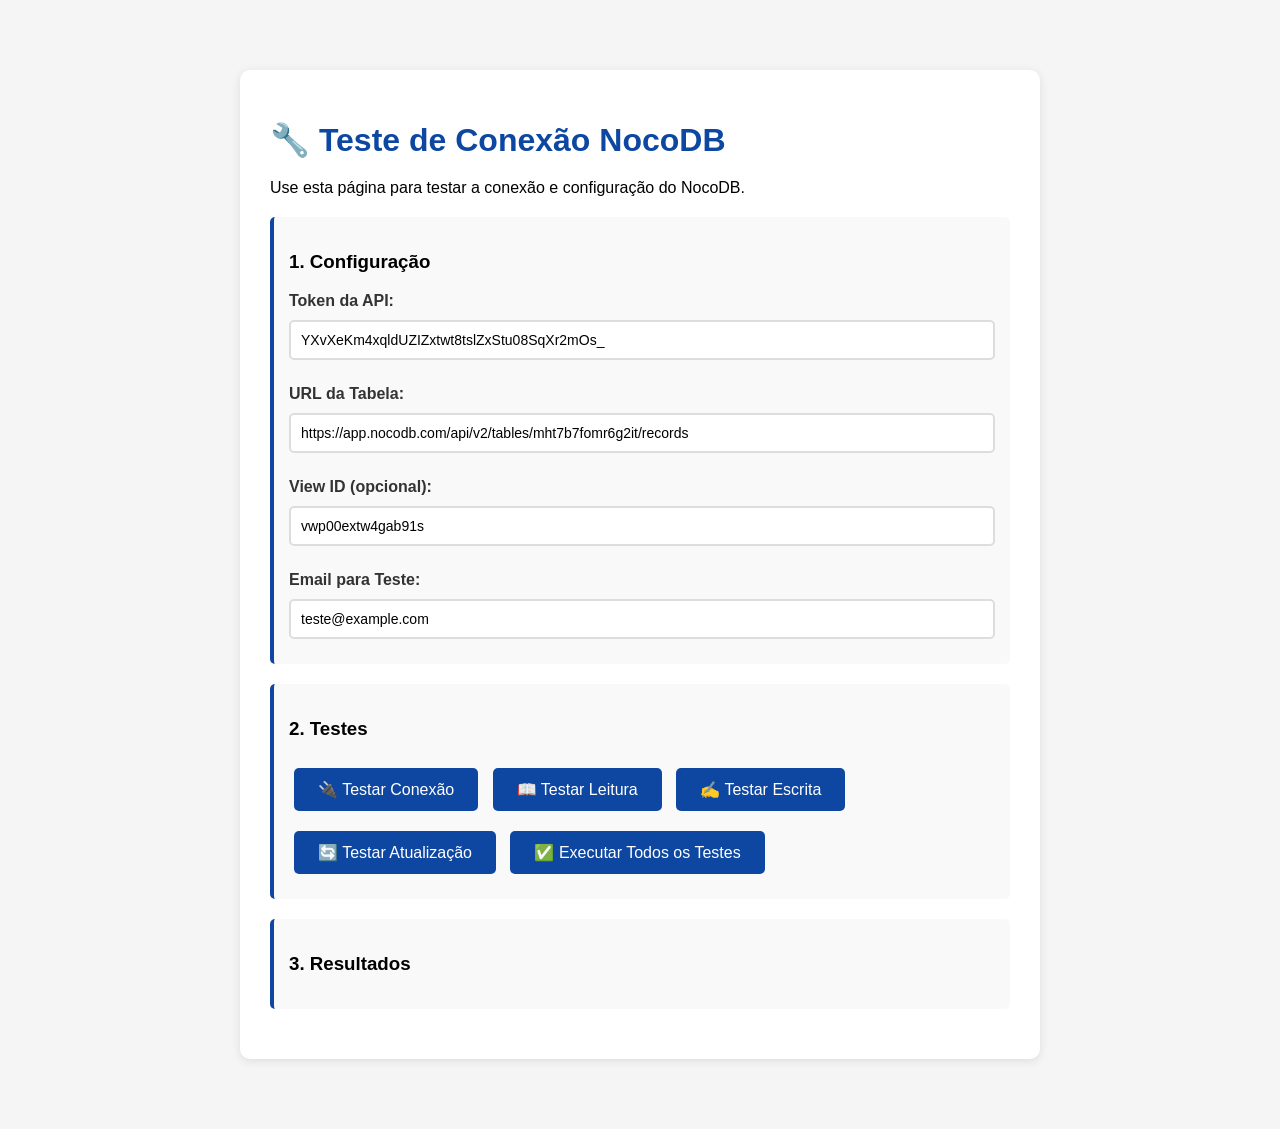
<file: test_nocodb.html>
<!DOCTYPE html>
<html lang="pt-br">
<head>
    <meta charset="UTF-8">
    <meta name="viewport" content="width=device-width, initial-scale=1.0">
    <title>Teste de Conexão NocoDB - EvaCloudd Finance</title>
    <style>
        body {
            font-family: 'Segoe UI', Tahoma, Geneva, Verdana, sans-serif;
            max-width: 800px;
            margin: 50px auto;
            padding: 20px;
            background: #f5f5f5;
        }
        .container {
            background: white;
            padding: 30px;
            border-radius: 10px;
            box-shadow: 0 2px 10px rgba(0,0,0,0.1);
        }
        h1 {
            color: #0d47a1;
            margin-bottom: 20px;
        }
        .test-section {
            margin: 20px 0;
            padding: 15px;
            background: #f9f9f9;
            border-radius: 5px;
            border-left: 4px solid #0d47a1;
        }
        button {
            background: #0d47a1;
            color: white;
            border: none;
            padding: 12px 24px;
            border-radius: 5px;
            cursor: pointer;
            font-size: 16px;
            margin: 10px 5px;
        }
        button:hover {
            background: #1565c0;
        }
        .result {
            margin-top: 15px;
            padding: 15px;
            border-radius: 5px;
            font-family: 'Courier New', monospace;
            font-size: 14px;
            white-space: pre-wrap;
            word-wrap: break-word;
        }
        .success {
            background: #e8f5e9;
            border-left: 4px solid #4caf50;
            color: #2e7d32;
        }
        .error {
            background: #ffebee;
            border-left: 4px solid #f44336;
            color: #c62828;
        }
        .info {
            background: #e3f2fd;
            border-left: 4px solid #2196f3;
            color: #1565c0;
        }
        input, textarea {
            width: 100%;
            padding: 10px;
            margin: 10px 0;
            border: 2px solid #ddd;
            border-radius: 5px;
            font-size: 14px;
            box-sizing: border-box;
        }
        label {
            display: block;
            margin-top: 15px;
            font-weight: 600;
            color: #333;
        }
    </style>
</head>
<body>
    <div class="container">
        <h1>🔧 Teste de Conexão NocoDB</h1>
        <p>Use esta página para testar a conexão e configuração do NocoDB.</p>

        <div class="test-section">
            <h3>1. Configuração</h3>
            <label>Token da API:</label>
            <input type="text" id="token" value="YXvXeKm4xqldUZIZxtwt8tslZxStu08SqXr2mOs_" placeholder="Cole seu token da API aqui">
            
            <label>URL da Tabela:</label>
            <!-- Usar a URL base sem parâmetros fixos; os parâmetros serão montados via URLSearchParams -->
            <input type="text" id="url" value="https://app.nocodb.com/api/v2/tables/mht7b7fomr6g2it/records" placeholder="URL completa da tabela">
            
            <label>View ID (opcional):</label>
            <input type="text" id="viewId" value="vwp00extw4gab91s" placeholder="ID da view">
            
            <label>Email para Teste:</label>
            <input type="email" id="testEmail" value="teste@example.com" placeholder="Email do usuário para testar">
        </div>

        <div class="test-section">
            <h3>2. Testes</h3>
            <button onclick="testConnection()">🔌 Testar Conexão</button>
            <button onclick="testRead()">📖 Testar Leitura</button>
            <button onclick="testWrite()">✍️ Testar Escrita</button>
            <button onclick="testUpdate()">🔄 Testar Atualização</button>
            <button onclick="testAll()">✅ Executar Todos os Testes</button>
        </div>

        <div class="test-section">
            <h3>3. Resultados</h3>
            <div id="results"></div>
        </div>
    </div>

    <script>
        function getConfig() {
            return {
                token: document.getElementById('token').value.trim(),
                url: document.getElementById('url').value.trim(),
                viewId: document.getElementById('viewId').value.trim(),
                testEmail: document.getElementById('testEmail').value.trim()
            };
        }

        function showResult(message, type = 'info') {
            const resultsDiv = document.getElementById('results');
            const resultDiv = document.createElement('div');
            resultDiv.className = `result ${type}`;
            resultDiv.textContent = message;
            resultsDiv.appendChild(resultDiv);
            resultsDiv.scrollTop = resultsDiv.scrollHeight;
        }

        function clearResults() {
            document.getElementById('results').innerHTML = '';
        }

        async function testConnection() {
            clearResults();
            const config = getConfig();
            showResult('🔌 Testando conexão com NocoDB...', 'info');
            
            try {
                const params = new URLSearchParams({
                    offset: '0',
                    limit: '1',
                    where: '',
                    viewId: config.viewId || ''
                });
                const url = `${config.url}?${params.toString()}`;
                const response = await fetch(url, {
                    method: 'GET',
                    headers: {
                        'xc-token': config.token,
                        'Content-Type': 'application/json'
                    }
                });

                if (response.ok) {
                    const data = await response.json();
                    showResult('✅ Conexão bem-sucedida!\n\nResposta:\n' + JSON.stringify(data, null, 2), 'success');
                } else {
                    const errorText = await response.text();
                    showResult('❌ Erro na conexão:\n\nStatus: ' + response.status + '\nResposta: ' + errorText, 'error');
                }
            } catch (error) {
                showResult('❌ Erro ao conectar:\n\n' + error.message, 'error');
            }
        }

        async function testRead() {
            clearResults();
            const config = getConfig();
            showResult('📖 Testando leitura de dados...', 'info');
            
            try {
                const emailToSearch = encodeURIComponent(config.testEmail);
                const params = new URLSearchParams({
                    offset: '0',
                    limit: '25',
                    where: `(Email,eq,${emailToSearch})`,
                    viewId: config.viewId || ''
                });
                const url = `${config.url}?${params.toString()}`;
                
                const response = await fetch(url, {
                    method: 'GET',
                    headers: {
                        'xc-token': config.token,
                        'Content-Type': 'application/json'
                    }
                });

                if (response.ok) {
                    const data = await response.json();
                    const records = data.list || data.records || [];
                    if (records.length > 0) {
                        showResult('✅ Leitura bem-sucedida!\n\nRegistros encontrados: ' + records.length + '\n\nPrimeiro registro:\n' + JSON.stringify(records[0], null, 2), 'success');
                    } else {
                        showResult('ℹ️ Nenhum registro encontrado para o email: ' + config.testEmail + '\n\nIsso é normal se ainda não houver dados salvos.', 'info');
                    }
                } else {
                    const errorText = await response.text();
                    showResult('❌ Erro na leitura:\n\nStatus: ' + response.status + '\nResposta: ' + errorText, 'error');
                }
            } catch (error) {
                showResult('❌ Erro ao ler dados:\n\n' + error.message, 'error');
            }
        }

        async function testWrite() {
            clearResults();
            const config = getConfig();
            showResult('✍️ Testando escrita de dados...', 'info');
            
            try {
                // Formato atualizado: todos os dados financeiros em um único campo JSON
                const financeData = {
                    transactions: [{
                        id: Date.now(),
                        date: new Date().toISOString().split('T')[0],
                        type: 'Despesa',
                        amount: 100.00,
                        descricao: 'Teste de conexão',
                        obs: 'Dado de teste'
                    }],
                    faturasParceladas: [],
                    despesasRecorrentes: [],
                    receitasRecorrentes: [],
                    updated_at: new Date().toISOString()
                };
                
                const testData = {
                    Email: config.testEmail,
                    UserId: 'test-user-' + Date.now(),
                    FinanceData: JSON.stringify(financeData)
                    // UpdatedAt é auto-gerado pelo NocoDB, não deve ser enviado
                };

                const params = new URLSearchParams({
                    offset: '0',
                    limit: '25',
                    where: '',
                    viewId: config.viewId || ''
                });
                const url = `${config.url}?${params.toString()}`;
                const response = await fetch(url, {
                    method: 'POST',
                    headers: {
                        'xc-token': config.token,
                        'Content-Type': 'application/json'
                    },
                    body: JSON.stringify(testData)
                });

                if (response.ok) {
                    const data = await response.json();
                    showResult('✅ Escrita bem-sucedida!\n\nRegistro criado:\n' + JSON.stringify(data, null, 2), 'success');
                } else {
                    const errorText = await response.text();
                    showResult('❌ Erro na escrita:\n\nStatus: ' + response.status + '\nResposta: ' + errorText + '\n\nDados enviados:\n' + JSON.stringify(testData, null, 2), 'error');
                }
            } catch (error) {
                showResult('❌ Erro ao escrever dados:\n\n' + error.message, 'error');
            }
        }

        async function testUpdate() {
            clearResults();
            const config = getConfig();
            showResult('🔄 Testando atualização de dados...', 'info');
            
            try {
                // Primeiro, buscar um registro existente
                const emailToSearch = encodeURIComponent(config.testEmail);
                const readParams = new URLSearchParams({
                    offset: '0',
                    limit: '25',
                    where: `(Email,eq,${emailToSearch})`,
                    viewId: config.viewId || ''
                });
                const readUrl = `${config.url}?${readParams.toString()}`;
                
                const readResponse = await fetch(readUrl, {
                    method: 'GET',
                    headers: {
                        'xc-token': config.token,
                        'Content-Type': 'application/json'
                    }
                });

                if (!readResponse.ok) {
                    showResult('❌ Erro ao buscar registro para atualizar:\n\nStatus: ' + readResponse.status, 'error');
                    return;
                }

                const readData = await readResponse.json();
                const records = readData.list || readData.records || [];

                if (records.length === 0) {
                    showResult('ℹ️ Nenhum registro encontrado para atualizar. Execute primeiro o teste de escrita.', 'info');
                    return;
                }

                const recordId = records[0].Id || records[0].id || records[0]._id;
                if (!recordId) {
                    showResult('❌ Não foi possível identificar o ID do registro.', 'error');
                    return;
                }

                // Formato atualizado: atualizar apenas FinanceData
                const financeData = {
                    transactions: [{
                        id: Date.now(),
                        date: new Date().toISOString().split('T')[0],
                        type: 'Receita',
                        amount: 200.00,
                        descricao: 'Teste de atualização',
                        obs: 'Dado atualizado'
                    }],
                    faturasParceladas: [],
                    despesasRecorrentes: [],
                    receitasRecorrentes: [],
                    updated_at: new Date().toISOString()
                };
                
                const updateData = {
                    FinanceData: JSON.stringify(financeData)
                    // UpdatedAt é auto-gerado pelo NocoDB, não deve ser enviado
                };

                const updateUrl = `${config.url}/${recordId}`;
                const updateResponse = await fetch(updateUrl, {
                    method: 'PATCH',
                    headers: {
                        'xc-token': config.token,
                        'Content-Type': 'application/json'
                    },
                    body: JSON.stringify(updateData)
                });

                if (updateResponse.ok) {
                    const data = await updateResponse.json();
                    showResult('✅ Atualização bem-sucedida!\n\nRegistro atualizado:\n' + JSON.stringify(data, null, 2), 'success');
                } else {
                    const errorText = await updateResponse.text();
                    showResult('❌ Erro na atualização:\n\nStatus: ' + updateResponse.status + '\nResposta: ' + errorText + '\n\nDados enviados:\n' + JSON.stringify(updateData, null, 2), 'error');
                }
            } catch (error) {
                showResult('❌ Erro ao atualizar dados:\n\n' + error.message, 'error');
            }
        }

        async function testAll() {
            clearResults();
            showResult('🚀 Executando todos os testes...\n\n', 'info');
            
            await new Promise(resolve => setTimeout(resolve, 500));
            await testConnection();
            
            await new Promise(resolve => setTimeout(resolve, 500));
            await testRead();
            
            await new Promise(resolve => setTimeout(resolve, 500));
            await testWrite();
            
            await new Promise(resolve => setTimeout(resolve, 500));
            await testUpdate();
            
            showResult('\n✅ Todos os testes concluídos!', 'success');
        }
    </script>
</body>
</html>
</file>
